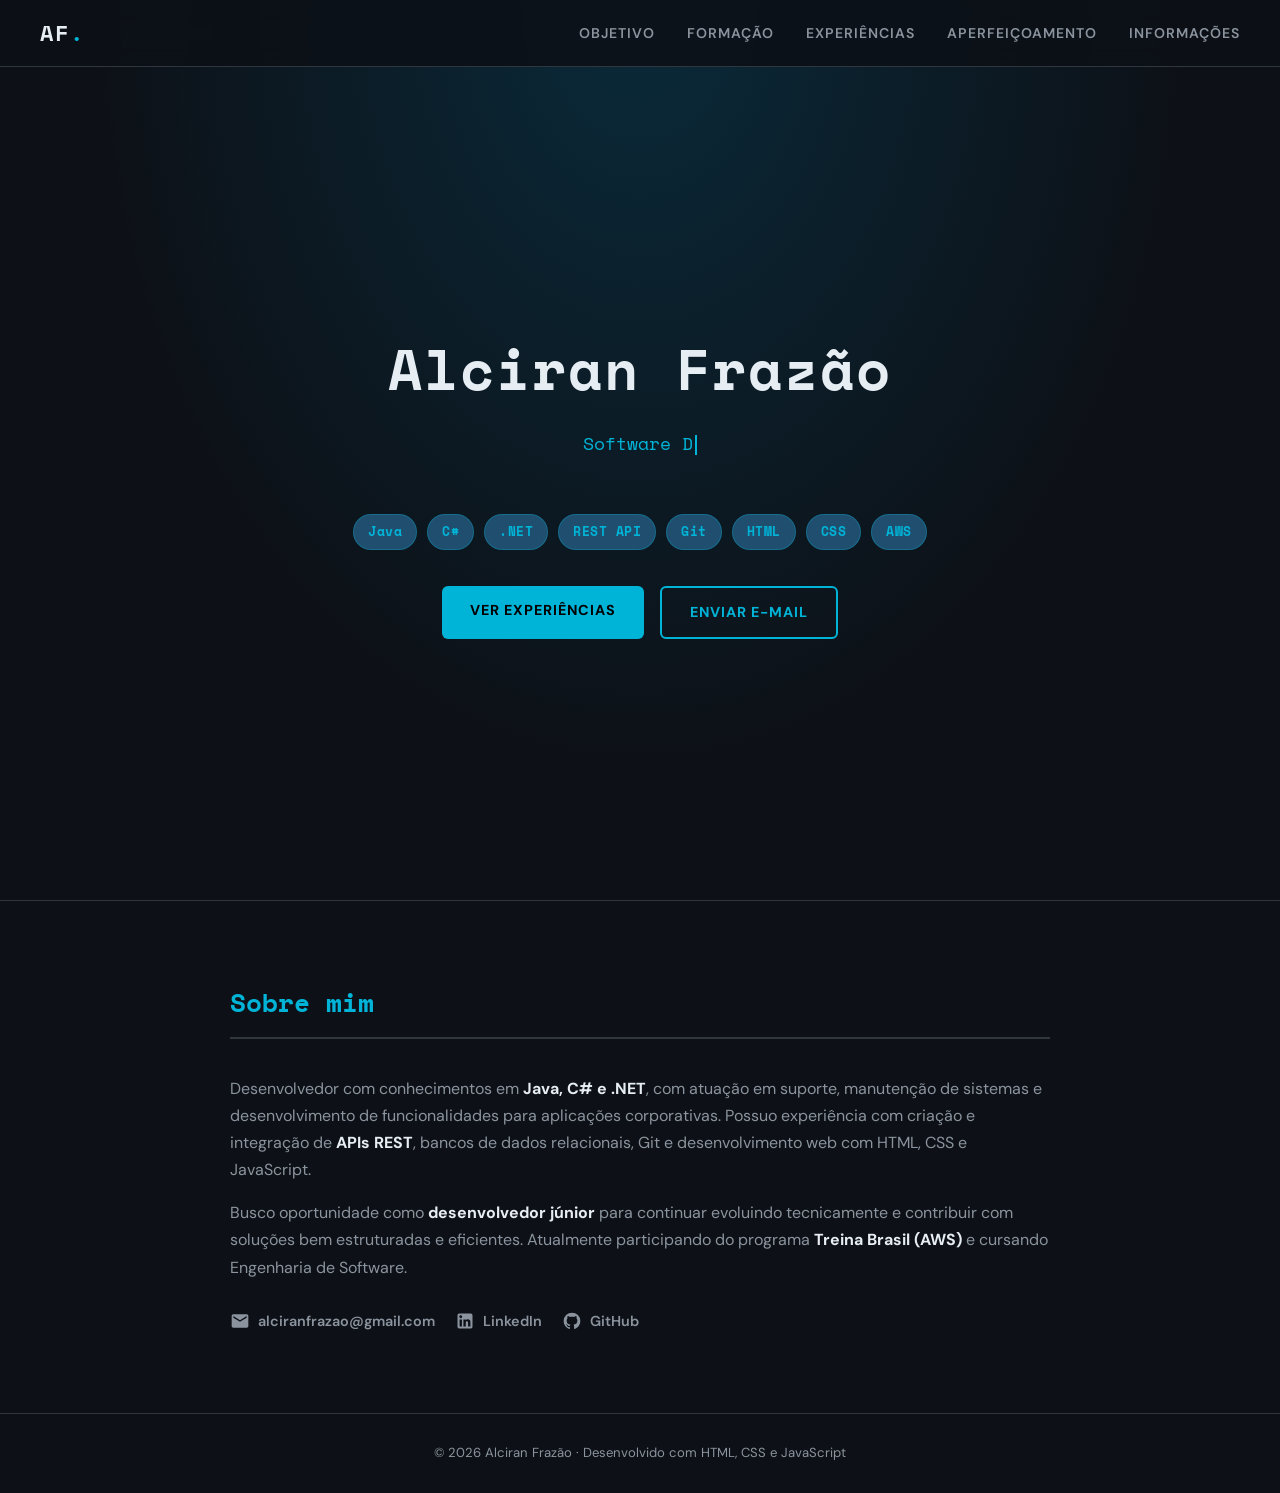
<file: index.html>
<!DOCTYPE html>
<html lang="pt-BR">
  <head>
    <meta charset="UTF-8" />
    <!-- Meta responsivo: faz o site se adaptar ao tamanho de celular/tablet -->
    <meta name="viewport" content="width=device-width, initial-scale=1.0" />
    <title>Alciran Frazão | Software Developer</title>

    <!-- Google Fonts: fonte com visual de código para o nome, e leitura fácil para o texto -->
    <link rel="preconnect" href="https://fonts.googleapis.com" />
    <link href="https://fonts.googleapis.com/css2?family=Space+Mono:wght@400;700&family=DM+Sans:wght@300;400;600&display=swap" rel="stylesheet" />

    <!-- Meu arquivo de estilos CSS -->
    <link rel="stylesheet" href="css/style.css" />
  </head>

  <body>

    <!-- ===== CABEÇALHO / NAVEGAÇÃO ===== -->
    <!-- Nav fixo no topo que acompanha o scroll -->
    <nav class="navbar" id="navbar">
      <div class="nav-brand">AF<span class="accent">.</span></div>

      <!-- Botão hambúrguer para celular (JavaScript vai mostrar/esconder o menu) -->
      <button class="nav-toggle" id="navToggle" aria-label="Abrir menu">
        <span></span><span></span><span></span>
      </button>

      <!-- Links do menu de navegação -->
      <ul class="nav-links" id="navLinks">
        <li><a href="menu/objetivo.html">Objetivo</a></li>
        <li><a href="menu/formacao.html">Formação</a></li>
        <li><a href="menu/experiencias.html">Experiências</a></li>
        <li><a href="menu/cursos.html">Aperfeiçoamento</a></li>
        <li><a href="menu/informacoes.html">Informações</a></li>
      </ul>
    </nav>
     <header class="hero">
      <!-- Nome e cargo com animação de digitação via JavaScript -->
      <h1 class="hero-name">Alciran Frazão</h1>
      <!-- O JavaScript vai "digitar" esse texto automaticamente -->
      <p class="hero-role" id="typingText"></p>

      <!-- Tags de tecnologias (badges) -->
      <div class="tech-badges">
        <span class="badge">Java</span>
        <span class="badge">C#</span>
        <span class="badge">.NET</span>
        <span class="badge">REST API</span>
        <span class="badge">Git</span>
        <span class="badge">HTML</span>
        <span class="badge">CSS</span>
        <span class="badge">AWS</span>
      </div>

      <!-- Botões de ação -->
      <div class="hero-actions">
        <a href="menu/experiencias.html" class="btn-primary">Ver Experiências</a>
        <a href="mailto:alciranfrazao@gmail.com" class="btn-outline">Enviar E-mail</a>
      </div>
    </header>

    <!-- ===== SEÇÃO SOBRE ===== -->
    <!-- Classe "fade-in" será animada pelo JavaScript ao entrar na tela -->
    <section class="section fade-in" id="sobre">
      <div class="container">
        <h2 class="section-title">Sobre mim</h2>
        <p class="sobre-text">
          Desenvolvedor com conhecimentos em <strong>Java, C# e .NET</strong>, com atuação em suporte,
          manutenção de sistemas e desenvolvimento de funcionalidades para aplicações corporativas.
          Possuo experiência com criação e integração de <strong>APIs REST</strong>, bancos de dados
          relacionais, Git e desenvolvimento web com HTML, CSS e JavaScript.
        </p>
        <p class="sobre-text">
          Busco oportunidade como <strong>desenvolvedor júnior</strong> para continuar evoluindo
          tecnicamente e contribuir com soluções bem estruturadas e eficientes.
          Atualmente participando do programa <strong>Treina Brasil (AWS)</strong> e cursando
          Engenharia de Software.
        </p>

        <!-- Contato e redes sociais -->
        <div class="contact-row">
          <a href="mailto:alciranfrazao@gmail.com" class="contact-link">
            <!-- Ícone SVG de e-mail (não precisa de imagem externa) -->
            <svg viewBox="0 0 24 24" width="20" height="20" fill="currentColor">
              <path d="M20 4H4c-1.1 0-2 .9-2 2v12c0 1.1.9 2 2 2h16c1.1 0 2-.9 2-2V6c0-1.1-.9-2-2-2zm0 4l-8 5-8-5V6l8 5 8-5v2z"/>
            </svg>
            alciranfrazao@gmail.com
          </a>
          <a href="https://www.linkedin.com/in/alciranfrazao" target="_blank" class="contact-link">
            <!-- Ícone SVG do LinkedIn -->
            <svg viewBox="0 0 24 24" width="20" height="20" fill="currentColor">
              <path d="M19 3a2 2 0 0 1 2 2v14a2 2 0 0 1-2 2H5a2 2 0 0 1-2-2V5a2 2 0 0 1 2-2h14m-.5 15.5v-5.3a3.26 3.26 0 0 0-3.26-3.26c-.85 0-1.84.52-2.32 1.3v-1.11h-2.79v8.37h2.79v-4.93c0-.77.62-1.4 1.39-1.4a1.4 1.4 0 0 1 1.4 1.4v4.93h2.79M6.88 8.56a1.68 1.68 0 0 0 1.68-1.68c0-.93-.75-1.69-1.68-1.69a1.69 1.69 0 0 0-1.69 1.69c0 .93.76 1.68 1.69 1.68m1.39 9.94v-8.37H5.5v8.37h2.77z"/>
            </svg>
            LinkedIn
          </a>
          <a href="https://github.com/alciran-job" target="_blank" class="contact-link">
            <!-- Ícone SVG do GitHub -->
            <svg viewBox="0 0 24 24" width="20" height="20" fill="currentColor">
              <path d="M12 2A10 10 0 0 0 2 12c0 4.42 2.87 8.17 6.84 9.5.5.08.66-.23.66-.5v-1.69c-2.77.6-3.36-1.34-3.36-1.34-.46-1.16-1.11-1.47-1.11-1.47-.91-.62.07-.6.07-.6 1 .07 1.53 1.03 1.53 1.03.87 1.52 2.34 1.07 2.91.83.09-.65.35-1.09.63-1.34-2.22-.25-4.55-1.11-4.55-4.92 0-1.11.38-2 1.03-2.71-.1-.25-.45-1.29.1-2.64 0 0 .84-.27 2.75 1.02.79-.22 1.65-.33 2.5-.33.85 0 1.71.11 2.5.33 1.91-1.29 2.75-1.02 2.75-1.02.55 1.35.2 2.39.1 2.64.65.71 1.03 1.6 1.03 2.71 0 3.82-2.34 4.66-4.57 4.91.36.31.69.92.69 1.85V21c0 .27.16.59.67.5C19.14 20.16 22 16.42 22 12A10 10 0 0 0 12 2z"/>
            </svg>
            GitHub
          </a>
        </div>
      </div>
    </section>

    <!-- ===== RODAPÉ ===== -->
    <footer class="footer">
      <!-- innerHTML via JavaScript com o ano atual automático -->
      <p>© <span id="anoAtual"></span> Alciran Frazão · Desenvolvido com HTML, CSS e JavaScript</p>
    </footer>

    <!-- Meu arquivo JavaScript (carregado no final para não travar o HTML) -->
    <script src="js/main.js"></script>

  </body>
</html>
</file>
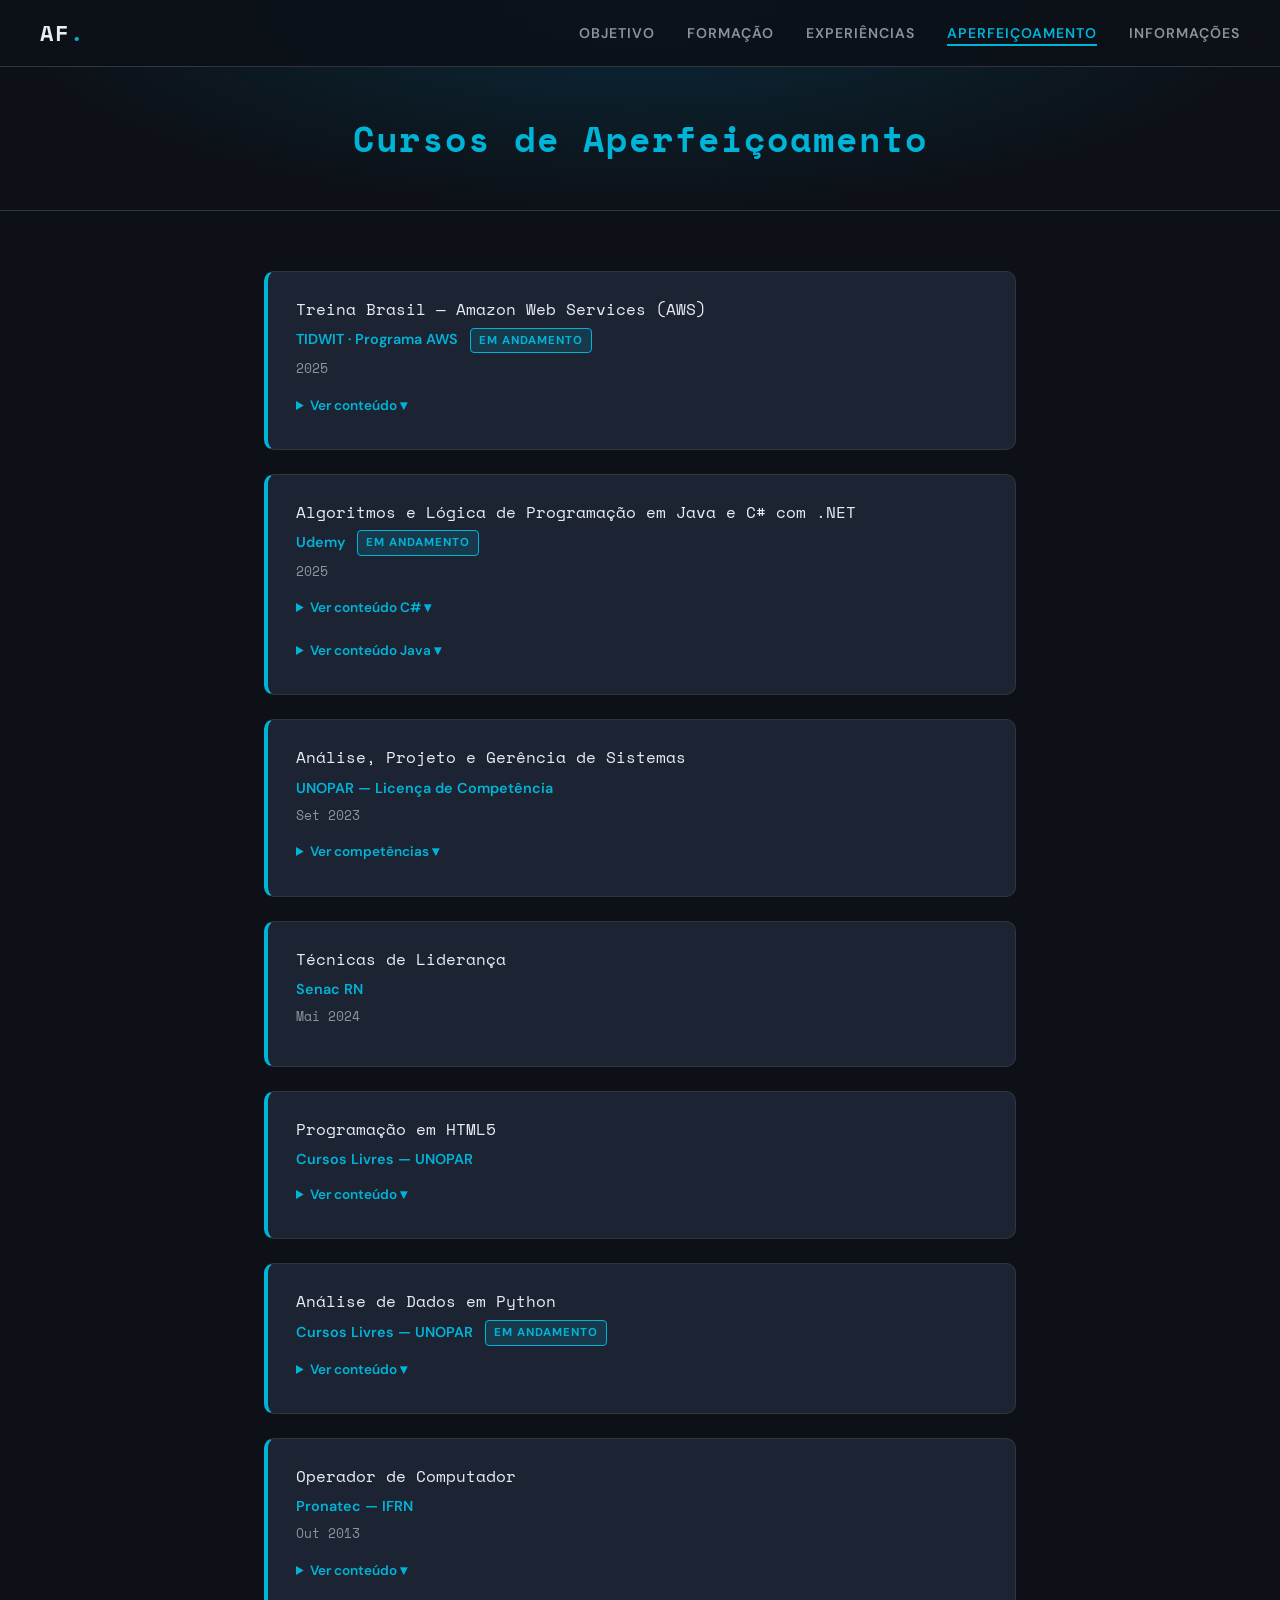
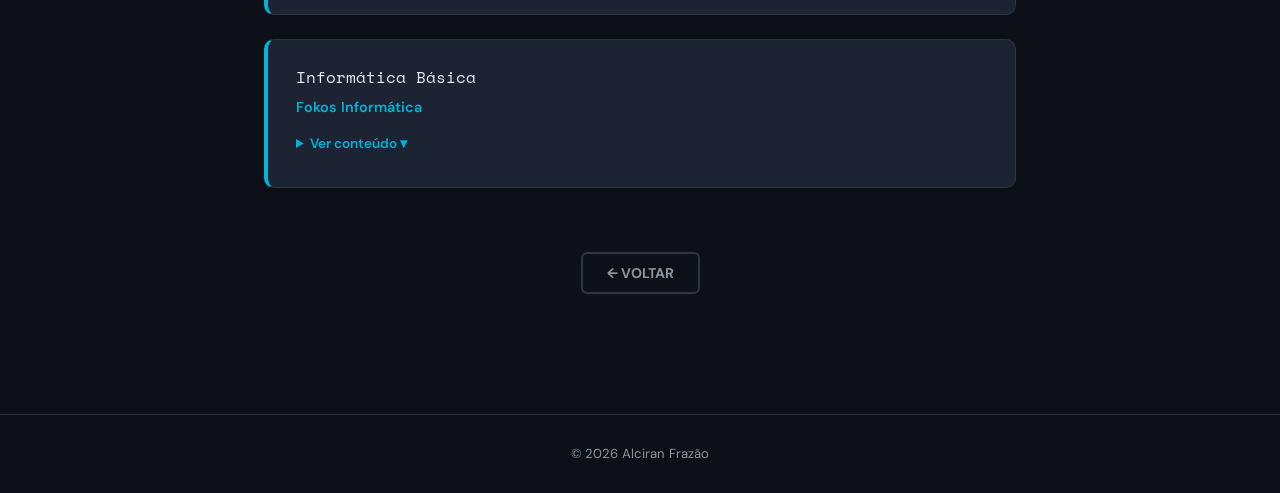
<file: menu/cursos.html>
<!DOCTYPE html>
<html lang="pt-BR">
  <head>
    <meta charset="UTF-8" />
    <meta name="viewport" content="width=device-width, initial-scale=1.0" />
    <title>Aperfeiçoamento | Alciran Frazão</title>
    <link rel="preconnect" href="https://fonts.googleapis.com" />
    <link href="https://fonts.googleapis.com/css2?family=Space+Mono:wght@400;700&family=DM+Sans:wght@300;400;600&display=swap" rel="stylesheet" />
    <link rel="stylesheet" href="../css/style.css" />
  </head>
  <body>

    <nav class="navbar" id="navbar">
      <a href="../index.html" class="nav-brand">AF<span class="accent">.</span></a>
      <button class="nav-toggle" id="navToggle" aria-label="Abrir menu">
        <span></span><span></span><span></span>
      </button>
      <ul class="nav-links" id="navLinks">
        <li><a href="objetivo.html">Objetivo</a></li>
        <li><a href="formacao.html">Formação</a></li>
        <li><a href="experiencias.html">Experiências</a></li>
        <li><a href="cursos.html">Aperfeiçoamento</a></li>
        <li><a href="informacoes.html">Informações</a></li>
      </ul>
    </nav>

    <div class="page-header">
      <h1>Cursos de Aperfeiçoamento</h1>
    </div>

    <main class="page-content">

      <!-- Cursos mais relevantes para dev primeiro -->

      <div class="card">
        <p class="card-title">Treina Brasil — Amazon Web Services (AWS)</p>
        <p class="card-subtitle">TIDWIT · Programa AWS <span class="tag-andamento">Em andamento</span></p>
        <p class="card-period">2025</p>
        <!-- O <details> permite expandir/recolher — funciona sem JavaScript! -->
        <details class="disciplinas">
          <summary>Ver conteúdo ▾</summary>
          <ul>
            <li>Fundamentos de Cloud Computing</li>
            <li>Serviços AWS (EC2, S3, Lambda)</li>
            <li>Certificado de Participação emitido</li>
          </ul>
        </details>
      </div>

      <div class="card">
        <p class="card-title">Algoritmos e Lógica de Programação em Java e C# com .NET</p>
        <p class="card-subtitle">Udemy <span class="tag-andamento">Em andamento</span></p>
        <p class="card-period">2025</p>
        <details class="disciplinas">
          <summary>Ver conteúdo C# ▾</summary>
          <ul>
            <li>Solução do problema retangulo</li>
            <li>Solução do problema idades</li>
            <li>Solução do problema menor_de_tres</li>
            <li>Solução do problema crescente</li>
            <li>Solução do problema soma_impares</li>
            <li>Solução do problema soma_vetor</li>
            <li>Solução do problema diagonal_negativos</li>
          </ul>
        </details>
        <details class="disciplinas">
        <summary>Ver conteúdo Java ▾</summary>
          <ul>
            <li>Solução do problema retangulo</li>
            <li>Solução do problema idades</li>
            <li>Solução do problema menor_de_tres</li>
            <li>Solução do problema crescente</li>
            <li>Solução do problema soma_impares</li>
            <li>Solução do problema soma_vetor</li>
            <li>Solução do problema diagonal_negativos</li>

           <li>Visão geral do capítulo</li>
            <li>Material de apoio do capítulo</li>
            <li>Primeiro programa em Java no Eclipse</li>
            <li>Variáveis e tipos de dados em Java</li>
            <li>Operadores em Java</li>
            <li>Saída de dados em Java</li>
            <li>Processamento e casting em Java</li>
            <li>Entrada de dados em Java</li>
            <li>Como executar o Debugger no Eclipse</li>
            <li>Estruturas de controle em Java</li>
            <li>Vetores em Java</li>
            <li>Matrizes em Java</li>
            <li>Solução do problema retangulo</li>
            <li>Solução do problema idades</li>
            <li>Solução do problema menor_de_tres</li>
            <li>Solução do problema crescente</li>
            <li>Solução do problema soma_impares</li>
            <li>Solução do problema soma_vetor</li>
            <li>Solução do problema diagonal_negativos</li>
          </ul>
        </details>
        
      </div>

      <div class="card">
        <p class="card-title">Análise, Projeto e Gerência de Sistemas</p>
        <p class="card-subtitle">UNOPAR — Licença de Competência</p>
        <p class="card-period">Set 2023</p>
        <details class="disciplinas">
          <summary>Ver competências ▾</summary>
          <ul>
            <li>Business Intelligence (BI)</li>
            <li>Inteligência de negócios</li>
            <li>Gestão de riscos em TI</li>
          </ul>
        </details>
      </div>

      <div class="card">
        <p class="card-title">Técnicas de Liderança</p>
        <p class="card-subtitle">Senac RN</p>
        <p class="card-period">Mai 2024</p>
      </div>

      <div class="card">
        <p class="card-title">Programação em HTML5</p>
        <p class="card-subtitle">Cursos Livres — UNOPAR</p>
        <details class="disciplinas">
          <summary>Ver conteúdo ▾</summary>
          <ul>
            <li>Conceitos e técnicas de HTML5</li>
            <li>Novos elementos e multimídia</li>
            <li>Drag & Drop e Gráficos</li>
          </ul>
        </details>
      </div>

      <div class="card">
        <p class="card-title">Análise de Dados em Python</p>
        <p class="card-subtitle">Cursos Livres — UNOPAR <span class="tag-andamento">Em andamento</span></p>
        <details class="disciplinas">
          <summary>Ver conteúdo ▾</summary>
          <ul>
            <li>Introdução à linguagem Python</li>
            <li>Análise de dados com Python</li>
            <li>Estruturas de dados em Python</li>
          </ul>
        </details>
      </div>

      <div class="card">
        <p class="card-title">Operador de Computador</p>
        <p class="card-subtitle">Pronatec — IFRN</p>
        <p class="card-period">Out 2013</p>
        <details class="disciplinas">
          <summary>Ver conteúdo ▾</summary>
          <ul>
            <li>Apresentação e Editor de Textos</li>
            <li>Planilha Eletrônica</li>
            <li>Internet e Sistema Operacional</li>
            <li>Ética, Cidadania e Relações Interpessoais</li>
          </ul>
        </details>
      </div>

      <div class="card">
        <p class="card-title">Informática Básica</p>
        <p class="card-subtitle">Fokos Informática</p>
        <details class="disciplinas">
          <summary>Ver conteúdo ▾</summary>
          <ul>
            <li>Windows 7-10 e Internet</li>
            <li>Pacote Office</li>
            <li>CorelDraw 12</li>
          </ul>
        </details>
      </div>

      <div class="btn-back-wrapper">
        <button onclick="window.history.back()" class="btn-back">← Voltar</button>
      </div>
    </main>

    <footer class="footer">
      <p>© <span id="anoAtual"></span> Alciran Frazão</p>
    </footer>

    <script src="../js/main.js"></script>
  </body>
</html>
</file>
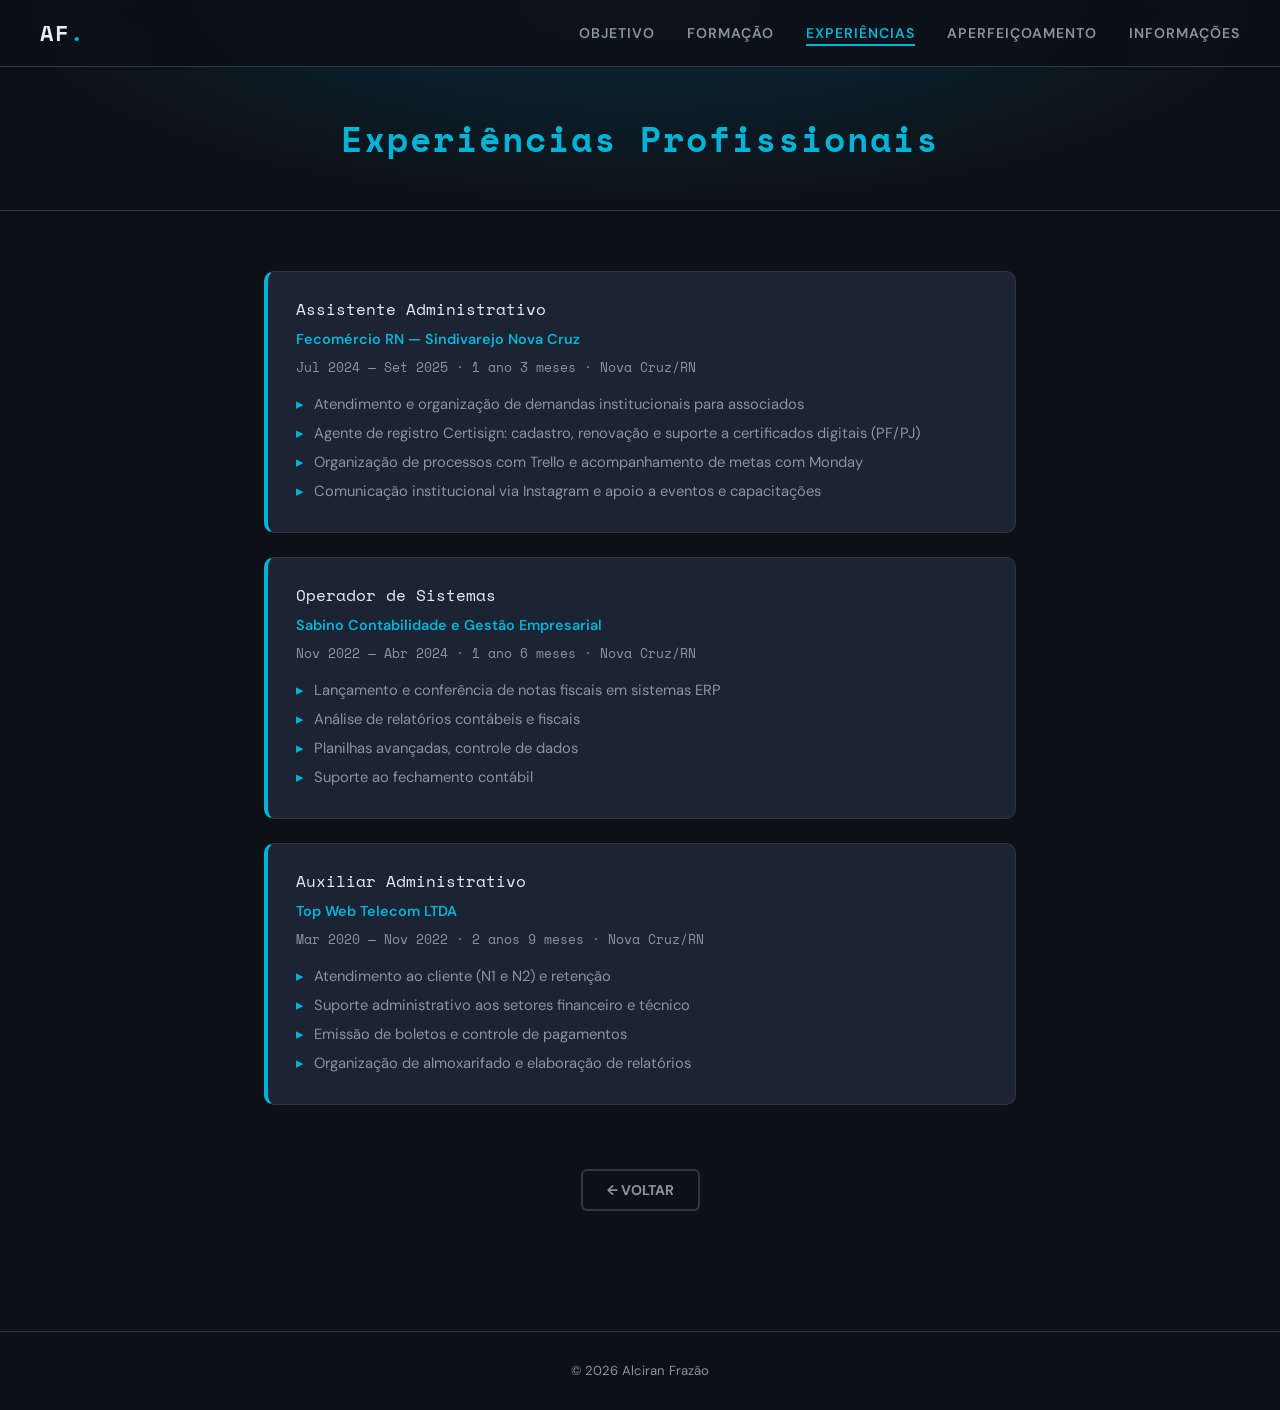
<file: menu/experiencias.html>
<!DOCTYPE html>
<html lang="pt-BR">
  <head>
    <meta charset="UTF-8" />
    <meta name="viewport" content="width=device-width, initial-scale=1.0" />
    <title>Experiências | Alciran Frazão</title>
    <link rel="preconnect" href="https://fonts.googleapis.com" />
    <link href="https://fonts.googleapis.com/css2?family=Space+Mono:wght@400;700&family=DM+Sans:wght@300;400;600&display=swap" rel="stylesheet" />
    <link rel="stylesheet" href="../css/style.css" />
  </head>
  <body>

    <nav class="navbar" id="navbar">
      <a href="../index.html" class="nav-brand">AF<span class="accent">.</span></a>
      <button class="nav-toggle" id="navToggle" aria-label="Abrir menu">
        <span></span><span></span><span></span>
      </button>
      <ul class="nav-links" id="navLinks">
        <li><a href="objetivo.html">Objetivo</a></li>
        <li><a href="formacao.html">Formação</a></li>
        <li><a href="experiencias.html">Experiências</a></li>
        <li><a href="cursos.html">Aperfeiçoamento</a></li>
        <li><a href="informacoes.html">Informações</a></li>
      </ul>
    </nav>

    <div class="page-header">
      <h1>Experiências Profissionais</h1>
    </div>

    <main class="page-content">

      <!-- Experiência mais recente primeiro -->

      <div class="card">
        <p class="card-title">Assistente Administrativo</p>
        <p class="card-subtitle">Fecomércio RN — Sindivarejo Nova Cruz</p>
        <p class="card-period">Jul 2024 — Set 2025 · 1 ano 3 meses · Nova Cruz/RN</p>
        <ul class="card-list">
          <li>Atendimento e organização de demandas institucionais para associados</li>
          <li>Agente de registro Certisign: cadastro, renovação e suporte a certificados digitais (PF/PJ)</li>
          <li>Organização de processos com Trello e acompanhamento de metas com Monday</li>
          <li>Comunicação institucional via Instagram e apoio a eventos e capacitações</li>
        </ul>
      </div>

      <div class="card">
        <p class="card-title">Operador de Sistemas</p>
        <p class="card-subtitle">Sabino Contabilidade e Gestão Empresarial</p>
        <p class="card-period">Nov 2022 — Abr 2024 · 1 ano 6 meses · Nova Cruz/RN</p>
        <ul class="card-list">
          <li>Lançamento e conferência de notas fiscais em sistemas ERP</li>
          <li>Análise de relatórios contábeis e fiscais</li>
          <li>Planilhas avançadas, controle de dados</li>
          <li>Suporte ao fechamento contábil</li>
        </ul>
      </div>

      <div class="card">
        <p class="card-title">Auxiliar Administrativo</p>
        <p class="card-subtitle">Top Web Telecom LTDA</p>
        <p class="card-period">Mar 2020 — Nov 2022 · 2 anos 9 meses · Nova Cruz/RN</p>
        <ul class="card-list">
          <li>Atendimento ao cliente (N1 e N2) e retenção</li>
          <li>Suporte administrativo aos setores financeiro e técnico</li>
          <li>Emissão de boletos e controle de pagamentos</li>
          <li>Organização de almoxarifado e elaboração de relatórios</li>
        </ul>
      </div>

      <div class="btn-back-wrapper">
        <button onclick="window.history.back()" class="btn-back">← Voltar</button>
      </div>
    </main>

    <footer class="footer">
      <p>© <span id="anoAtual"></span> Alciran Frazão</p>
    </footer>

    <script src="../js/main.js"></script>
  </body>
</html>
</file>
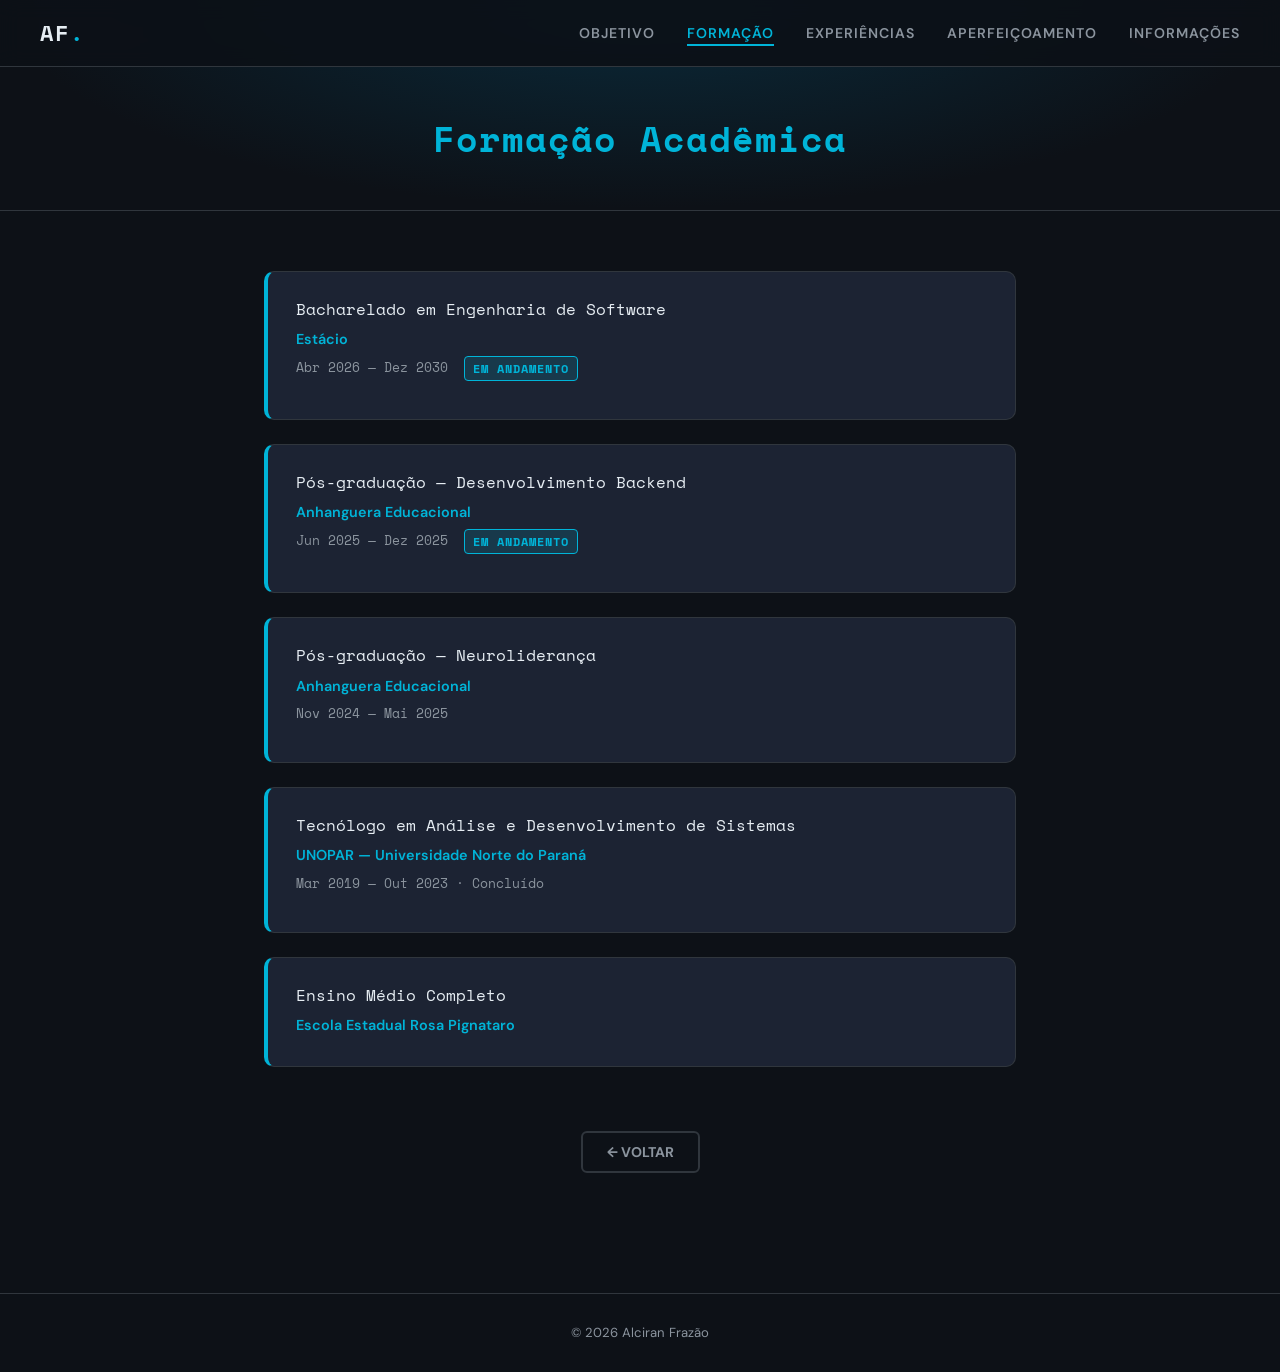
<file: menu/formacao.html>
<!DOCTYPE html>
<html lang="pt-BR">
  <head>
    <meta charset="UTF-8" />
    <meta name="viewport" content="width=device-width, initial-scale=1.0" />
    <title>Formação | Alciran Frazão</title>
    <link rel="preconnect" href="https://fonts.googleapis.com" />
    <link href="https://fonts.googleapis.com/css2?family=Space+Mono:wght@400;700&family=DM+Sans:wght@300;400;600&display=swap" rel="stylesheet" />
    <link rel="stylesheet" href="../css/style.css" />
  </head>
  <body>

    <nav class="navbar" id="navbar">
      <a href="../index.html" class="nav-brand">AF<span class="accent">.</span></a>
      <button class="nav-toggle" id="navToggle" aria-label="Abrir menu">
        <span></span><span></span><span></span>
      </button>
      <ul class="nav-links" id="navLinks">
        <li><a href="objetivo.html">Objetivo</a></li>
        <li><a href="formacao.html">Formação</a></li>
        <li><a href="experiencias.html">Experiências</a></li>
        <li><a href="cursos.html">Aperfeiçoamento</a></li>
        <li><a href="informacoes.html">Informações</a></li>
      </ul>
    </nav>

    <div class="page-header">
      <h1>Formação Acadêmica</h1>
    </div>

    <main class="page-content">

      <!-- Cada card = uma instituição de ensino -->

      <div class="card">
        <p class="card-title">Bacharelado em Engenharia de Software</p>
        <p class="card-subtitle">Estácio</p>
        <p class="card-period">Abr 2026 — Dez 2030 <span class="tag-andamento">Em andamento</span></p>
      </div>

      <div class="card">
        <p class="card-title">Pós-graduação — Desenvolvimento Backend</p>
        <p class="card-subtitle">Anhanguera Educacional</p>
        <p class="card-period">Jun 2025 — Dez 2025 <span class="tag-andamento">Em andamento</span></p>
      </div>

      <div class="card">
        <p class="card-title">Pós-graduação — Neuroliderança</p>
        <p class="card-subtitle">Anhanguera Educacional</p>
        <p class="card-period">Nov 2024 — Mai 2025</p>
      </div>

      <div class="card">
        <p class="card-title">Tecnólogo em Análise e Desenvolvimento de Sistemas</p>
        <p class="card-subtitle">UNOPAR — Universidade Norte do Paraná</p>
        <p class="card-period">Mar 2019 — Out 2023 · Concluído</p>
      </div>

      <div class="card">
        <p class="card-title">Ensino Médio Completo</p>
        <p class="card-subtitle">Escola Estadual Rosa Pignataro</p>
      </div>

      <div class="btn-back-wrapper">
        <button onclick="window.history.back()" class="btn-back">← Voltar</button>
      </div>
    </main>

    <footer class="footer">
      <p>© <span id="anoAtual"></span> Alciran Frazão</p>
    </footer>

    <script src="../js/main.js"></script>
  </body>
</html>
</file>
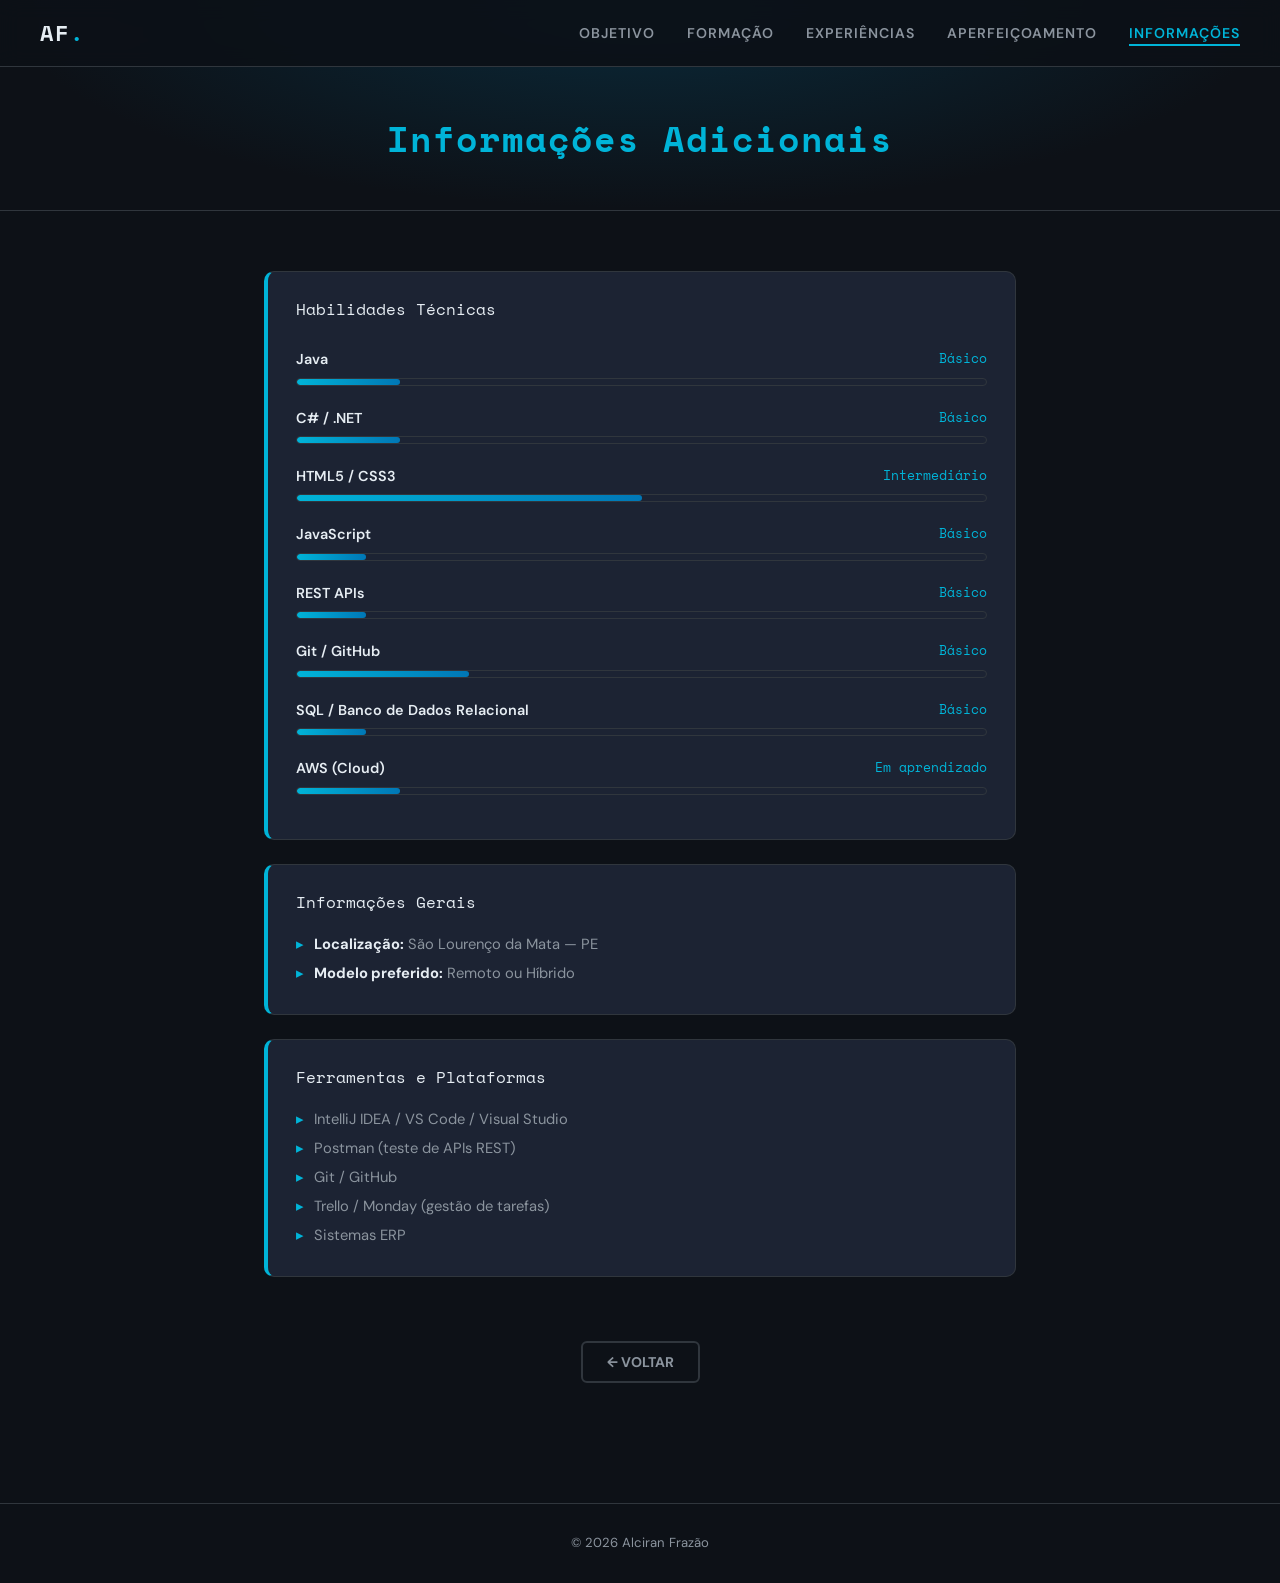
<file: menu/informacoes.html>
<!DOCTYPE html>
<html lang="pt-BR">
  <head>
    <meta charset="UTF-8" />
    <meta name="viewport" content="width=device-width, initial-scale=1.0" />
    <title>Informações | Alciran Frazão</title>
    <link rel="preconnect" href="https://fonts.googleapis.com" />
    <link href="https://fonts.googleapis.com/css2?family=Space+Mono:wght@400;700&family=DM+Sans:wght@300;400;600&display=swap" rel="stylesheet" />
    <link rel="stylesheet" href="../css/style.css" />
  </head>
  <body>

    <nav class="navbar" id="navbar">
      <a href="../index.html" class="nav-brand">AF<span class="accent">.</span></a>
      <button class="nav-toggle" id="navToggle" aria-label="Abrir menu">
        <span></span><span></span><span></span>
      </button>
      <ul class="nav-links" id="navLinks">
        <li><a href="objetivo.html">Objetivo</a></li>
        <li><a href="formacao.html">Formação</a></li>
        <li><a href="experiencias.html">Experiências</a></li>
        <li><a href="cursos.html">Aperfeiçoamento</a></li>
        <li><a href="informacoes.html">Informações</a></li>
      </ul>
    </nav>

    <div class="page-header">
      <h1>Informações Adicionais</h1>
    </div>

    <main class="page-content">

      <!-- HABILIDADES TÉCNICAS com barras animadas -->
      <!-- O JavaScript anima as barras quando elas entram na tela -->
      <!-- style="--target-width: XX%" define até onde a barra vai crescer -->
      <div class="card visible">
        <p class="card-title" style="margin-bottom: 24px;">Habilidades Técnicas</p>

        <div class="skill-item" style="--target-width: 15%">
          <div class="skill-header">
            <span class="skill-name">Java</span>
            <span class="skill-percent">Básico</span>
          </div>
          <div class="skill-bar"><div class="skill-fill"></div></div>
        </div>

        <div class="skill-item" style="--target-width: 15%">
          <div class="skill-header">
            <span class="skill-name">C# / .NET</span>
            <span class="skill-percent">Básico</span>
          </div>
          <div class="skill-bar"><div class="skill-fill"></div></div>
        </div>

        <div class="skill-item" style="--target-width: 50%">
          <div class="skill-header">
            <span class="skill-name">HTML5 / CSS3</span>
            <span class="skill-percent">Intermediário</span>
          </div>
          <div class="skill-bar"><div class="skill-fill"></div></div>
        </div>

        <div class="skill-item" style="--target-width: 10%">
          <div class="skill-header">
            <span class="skill-name">JavaScript</span>
            <span class="skill-percent">Básico</span>
          </div>
          <div class="skill-bar"><div class="skill-fill"></div></div>
        </div>

        <div class="skill-item" style="--target-width: 10%">
          <div class="skill-header">
            <span class="skill-name">REST APIs</span>
            <span class="skill-percent">Básico</span>
          </div>
          <div class="skill-bar"><div class="skill-fill"></div></div>
        </div>

        <div class="skill-item" style="--target-width: 25%">
          <div class="skill-header">
            <span class="skill-name">Git / GitHub</span>
            <span class="skill-percent">Básico</span>
          </div>
          <div class="skill-bar"><div class="skill-fill"></div></div>
        </div>

        <div class="skill-item" style="--target-width: 10%">
          <div class="skill-header">
            <span class="skill-name">SQL / Banco de Dados Relacional</span>
            <span class="skill-percent">Básico</span>
          </div>
          <div class="skill-bar"><div class="skill-fill"></div></div>
        </div>

        <div class="skill-item" style="--target-width: 15%">
          <div class="skill-header">
            <span class="skill-name">AWS (Cloud)</span>
            <span class="skill-percent">Em aprendizado</span>
          </div>
          <div class="skill-bar"><div class="skill-fill"></div></div>
        </div>
      </div>

      <!-- INFORMAÇÕES GERAIS -->
      <div class="card">
        <p class="card-title" style="margin-bottom: 16px;">Informações Gerais</p>
        <ul class="card-list">
          <li><strong style="color: var(--cor-texto)">Localização:</strong> São Lourenço da Mata — PE</li>
          <li><strong style="color: var(--cor-texto)">Modelo preferido:</strong> Remoto ou Híbrido</li>
        </ul>
      </div>

      <!-- FERRAMENTAS -->
      <div class="card">
        <p class="card-title" style="margin-bottom: 16px;">Ferramentas e Plataformas</p>
        <ul class="card-list">
          <li>IntelliJ IDEA / VS Code / Visual Studio</li>
          <li>Postman (teste de APIs REST)</li>
          <li>Git / GitHub</li>
          <li>Trello / Monday (gestão de tarefas)</li>
          <li>Sistemas ERP</li>
        </ul>
      </div>

      <div class="btn-back-wrapper">
        <button onclick="window.history.back()" class="btn-back">← Voltar</button>
      </div>
    </main>

    <footer class="footer">
      <p>© <span id="anoAtual"></span> Alciran Frazão</p>
    </footer>

    <script src="../js/main.js"></script>
  </body>
</html>
</file>
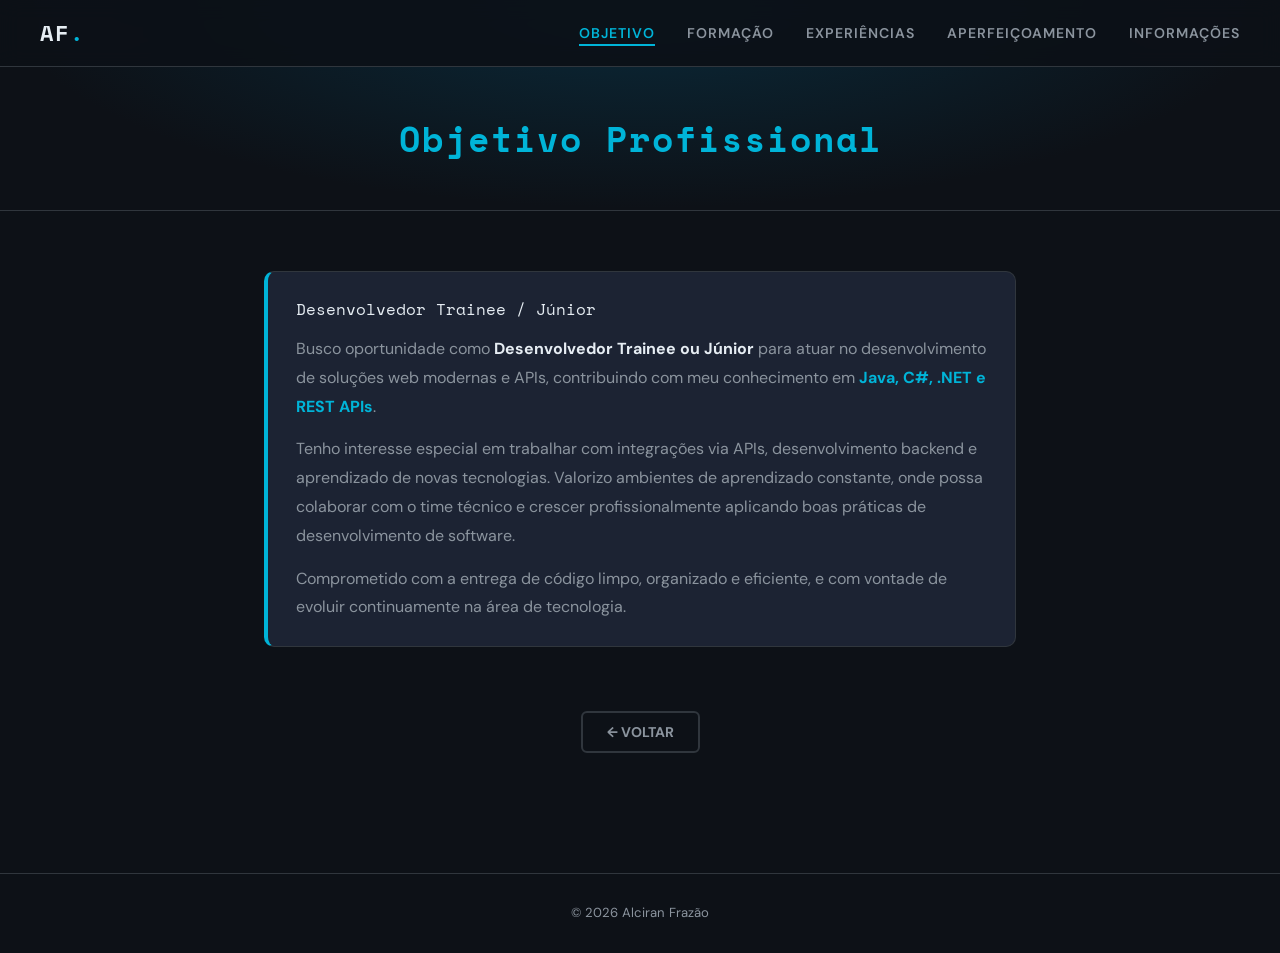
<file: menu/objetivo.html>
<!DOCTYPE html>
<html lang="pt-BR">
  <head>
    <meta charset="UTF-8" />
    <meta name="viewport" content="width=device-width, initial-scale=1.0" />
    <title>Objetivo | Alciran Frazão</title>
    <!-- Caminho corrigido: está dentro da pasta menu/, então sobe um nível com ../ -->
    <link rel="preconnect" href="https://fonts.googleapis.com" />
    <link href="https://fonts.googleapis.com/css2?family=Space+Mono:wght@400;700&family=DM+Sans:wght@300;400;600&display=swap" rel="stylesheet" />
    <link rel="stylesheet" href="../css/style.css" />
  </head>
  <body>

    <!-- Navbar compartilhada -->
    <nav class="navbar" id="navbar">
      <a href="../index.html" class="nav-brand">AF<span class="accent">.</span></a>
      <button class="nav-toggle" id="navToggle" aria-label="Abrir menu">
        <span></span><span></span><span></span>
      </button>
      <ul class="nav-links" id="navLinks">
        <li><a href="objetivo.html">Objetivo</a></li>
        <li><a href="formacao.html">Formação</a></li>
        <li><a href="experiencias.html">Experiências</a></li>
        <li><a href="cursos.html">Aperfeiçoamento</a></li>
        <li><a href="informacoes.html">Informações</a></li>
      </ul>
    </nav>

    <!-- Cabeçalho da página -->
    <div class="page-header">
      <h1>Objetivo Profissional</h1>
    </div>

    <!-- Conteúdo -->
    <main class="page-content">

      <!-- Card com o objetivo atualizado para vaga de dev -->
      <div class="card visible">
        <p class="card-title">Desenvolvedor Trainee / Júnior</p>
        <p style="color: var(--cor-texto-2); margin-top: 12px; line-height: 1.8;">
          Busco oportunidade como <strong style="color: var(--cor-texto)">Desenvolvedor Trainee ou Júnior</strong> para atuar no desenvolvimento
          de soluções web modernas e APIs, contribuindo com meu conhecimento em
          <strong style="color: var(--cor-destaque)">Java, C#, .NET e REST APIs</strong>.
        </p>
        <p style="color: var(--cor-texto-2); margin-top: 14px; line-height: 1.8;">
          Tenho interesse especial em trabalhar com integrações via APIs, desenvolvimento backend
          e aprendizado de novas tecnologias. Valorizo ambientes de aprendizado constante, onde
          possa colaborar com o time técnico e crescer profissionalmente aplicando boas práticas
          de desenvolvimento de software.
        </p>
        <p style="color: var(--cor-texto-2); margin-top: 14px; line-height: 1.8;">
          Comprometido com a entrega de código limpo, organizado e eficiente, e com vontade
          de evoluir continuamente na área de tecnologia.
        </p>
      </div>

      <!-- Botão voltar -->
      <div class="btn-back-wrapper">
        <button onclick="window.history.back()" class="btn-back">← Voltar</button>
      </div>
    </main>

    <footer class="footer">
      <p>© <span id="anoAtual"></span> Alciran Frazão</p>
    </footer>

    <script src="../js/main.js"></script>
  </body>
</html>
</file>
<file: css/style.css>
/* ============================================================
   style.css — Estilos do Currículo de Alciran Frazão
   
   Organização:
   1. Variáveis de cores e fontes (root)
   2. Reset geral
   3. Navegação (navbar)
   4. Seção hero (tela principal)
   5. Badges de tecnologias
   6. Seção "Sobre"
   7. Estilos compartilhados das páginas internas (menu/)
   8. Cards de experiência / formação / cursos
   9. Barra de habilidades
   10. Animações
   11. Responsividade (celular)
   ============================================================ */


/* ============================================================
   1. VARIÁVEIS GLOBAIS
   Muda as cores aqui e refletem em todo o site
   ============================================================ */
:root {
  --cor-fundo: #0d1117;          /* fundo escuro principal */
  --cor-fundo-2: #161b22;        /* fundo levemente mais claro */
  --cor-card: #1c2333;           /* fundo dos cards */
  --cor-borda: #30363d;          /* bordas sutis */
  --cor-texto: #e6edf3;          /* texto claro principal */
  --cor-texto-2: #8b949e;        /* texto secundário */
  --cor-destaque: #00b4d8;       /* azul elétrico — cor de acento */
  --cor-destaque-2: #0077b6;     /* azul mais escuro para hover */
  --cor-badge: #1f4e6e;          /* fundo dos badges de tech */

  --fonte-titulo: 'Space Mono', monospace;    /* fonte "código" para títulos */
  --fonte-corpo: 'DM Sans', sans-serif;       /* fonte legível para texto */

  --raio: 10px;                  /* arredondamento padrão dos cantos */
  --sombra: 0 4px 20px rgba(0, 180, 216, 0.15);  /* sombra suave azulada */
  --transicao: all 0.3s ease;    /* duração padrão de animações */
}


/* ============================================================
   2. RESET GERAL
   Remove estilos padrão do navegador para ter controle total
   ============================================================ */
*, *::before, *::after {
  box-sizing: border-box;  /* padding e border não aumentam o tamanho do elemento */
  margin: 0;
  padding: 0;
}

html {
  scroll-behavior: smooth;  /* rolagem suave ao clicar em âncoras */
}

body {
  background-color: var(--cor-fundo);
  color: var(--cor-texto);
  font-family: var(--fonte-corpo);
  font-size: 16px;
  line-height: 1.7;
  min-height: 100vh;
}

a {
  color: var(--cor-destaque);
  text-decoration: none;
  transition: var(--transicao);
}

a:hover {
  color: var(--cor-destaque-2);
}


/* ============================================================
   3. NAVEGAÇÃO (navbar fixa no topo)
   ============================================================ */
.navbar {
  position: fixed;           /* fica fixa no topo ao fazer scroll */
  top: 0;
  left: 0;
  right: 0;
  z-index: 1000;             /* fica por cima de tudo */
  display: flex;
  align-items: center;
  justify-content: space-between;
  padding: 14px 40px;
  background: rgba(13, 17, 23, 0.92);   /* fundo semi-transparente */
  backdrop-filter: blur(10px);           /* efeito vidro fosco */
  border-bottom: 1px solid var(--cor-borda);
}

/* Logo "AF." no canto esquerdo */
.nav-brand {
  font-family: var(--fonte-titulo);
  font-size: 1.4rem;
  font-weight: 700;
  color: var(--cor-texto);
  letter-spacing: 2px;
}

/* O ponto colorido depois do "AF" */
.accent {
  color: var(--cor-destaque);
}

/* Lista de links do menu */
.nav-links {
  list-style: none;
  display: flex;
  gap: 32px;
}

.nav-links a {
  color: var(--cor-texto-2);
  font-size: 0.88rem;
  font-weight: 600;
  text-transform: uppercase;
  letter-spacing: 1px;
}

.nav-links a:hover {
  color: var(--cor-destaque);
}

/* Botão hambúrguer (visível só em celular via media query) */
.nav-toggle {
  display: none;
  flex-direction: column;
  gap: 5px;
  background: none;
  border: none;
  cursor: pointer;
  padding: 4px;
}

/* As três linhas do ícone hambúrguer */
.nav-toggle span {
  display: block;
  width: 25px;
  height: 2px;
  background: var(--cor-texto);
  transition: var(--transicao);
}


/* ============================================================
   4. SEÇÃO HERO — Tela inicial com foto e nome
   ============================================================ */
.hero {
  min-height: 100vh;             /* ocupa a tela inteira */
  display: flex;
  flex-direction: column;
  align-items: center;
  justify-content: center;
  text-align: center;
  padding: 120px 20px 60px;
  /* Gradiente sutil no fundo */
  background: radial-gradient(ellipse at top, #0a2a3a 0%, var(--cor-fundo) 60%);
}

/* Foto de perfil circular */
.hero-photo {
  width: 160px;
  height: 160px;
  border-radius: 50%;
  overflow: hidden;
  border: 3px solid var(--cor-destaque);
  box-shadow: 0 0 30px rgba(0, 180, 216, 0.4);  /* brilho azul ao redor */
  margin-bottom: 28px;
  /* Animação de pulsação suave no brilho */
  animation: pulso 3s ease-in-out infinite;
}

.hero-photo img {
  width: 100%;
  height: 100%;
  object-fit: cover;  /* imagem preenche sem distorcer */
}

/* Nome principal */
.hero-name {
  font-family: var(--fonte-titulo);
  font-size: clamp(2rem, 5vw, 3.5rem);  /* tamanho fluido: menor em celular */
  color: var(--cor-texto);
  letter-spacing: 2px;
  margin-bottom: 12px;
}

/* Cargo digitado pelo JavaScript */
.hero-role {
  font-size: 1.1rem;
  color: var(--cor-destaque);
  font-family: var(--fonte-titulo);
  margin-bottom: 32px;
  min-height: 28px;  /* evita o layout "pular" enquanto digita */
}

/* Cursor piscante (animado via CSS) */
.cursor {
  display: inline-block;
  width: 2px;
  height: 1.1em;
  background: var(--cor-destaque);
  margin-left: 2px;
  vertical-align: middle;
  animation: piscar 0.8s step-end infinite;
}

/* Botões de ação */
.hero-actions {
  display: flex;
  gap: 16px;
  flex-wrap: wrap;
  justify-content: center;
  margin-top: 36px;
}

/* Botão principal preenchido */
.btn-primary {
  background: var(--cor-destaque);
  color: #000;
  padding: 12px 28px;
  border-radius: 6px;
  font-weight: 700;
  font-size: 0.9rem;
  text-transform: uppercase;
  letter-spacing: 1px;
  transition: var(--transicao);
}

.btn-primary:hover {
  background: var(--cor-destaque-2);
  color: #fff;
  transform: translateY(-2px);  /* sobe levemente ao passar o mouse */
  box-shadow: var(--sombra);
}

/* Botão outline (só borda) */
.btn-outline {
  border: 2px solid var(--cor-destaque);
  color: var(--cor-destaque);
  padding: 12px 28px;
  border-radius: 6px;
  font-weight: 700;
  font-size: 0.9rem;
  text-transform: uppercase;
  letter-spacing: 1px;
  transition: var(--transicao);
}

.btn-outline:hover {
  background: var(--cor-destaque);
  color: #000;
  transform: translateY(-2px);
}


/* ============================================================
   5. BADGES DE TECNOLOGIAS
   ============================================================ */
.tech-badges {
  display: flex;
  flex-wrap: wrap;
  gap: 10px;
  justify-content: center;
  margin-top: 24px;
}

.badge {
  background: var(--cor-badge);
  color: var(--cor-destaque);
  padding: 6px 14px;
  border-radius: 20px;
  font-size: 0.8rem;
  font-weight: 700;
  font-family: var(--fonte-titulo);
  border: 1px solid rgba(0, 180, 216, 0.3);
  letter-spacing: 0.5px;
}


/* ============================================================
   6. CONTAINER GERAL (centrado, com largura máxima)
   ============================================================ */
.container {
  max-width: 860px;
  margin: 0 auto;
  padding: 0 20px;
}

/* Seções com padding e linha separadora */
.section {
  padding: 80px 20px;
  border-top: 1px solid var(--cor-borda);
}

/* Título das seções com linha decorativa */
.section-title {
  font-family: var(--fonte-titulo);
  font-size: 1.6rem;
  color: var(--cor-destaque);
  margin-bottom: 36px;
  padding-bottom: 12px;
  border-bottom: 2px solid var(--cor-borda);
}

/* Texto descritivo da seção Sobre */
.sobre-text {
  color: var(--cor-texto-2);
  font-size: 1rem;
  margin-bottom: 16px;
}

.sobre-text strong {
  color: var(--cor-texto);
}

/* Links de contato em linha */
.contact-row {
  display: flex;
  flex-wrap: wrap;
  gap: 20px;
  margin-top: 28px;
}

.contact-link {
  display: flex;
  align-items: center;
  gap: 8px;
  color: var(--cor-texto-2);
  font-size: 0.9rem;
  font-weight: 600;
  transition: var(--transicao);
}

.contact-link:hover {
  color: var(--cor-destaque);
}


/* ============================================================
   7. PÁGINAS INTERNAS DO MENU (menu/*.html)
   Essas classes são usadas nos arquivos dentro da pasta menu/
   ============================================================ */

/* Cabeçalho das páginas internas */
.page-header {
  padding: 110px 20px 40px;
  text-align: center;
  border-bottom: 1px solid var(--cor-borda);
  background: radial-gradient(ellipse at top, #0a2a3a 0%, var(--cor-fundo) 70%);
}

.page-header h1 {
  font-family: var(--fonte-titulo);
  font-size: clamp(1.4rem, 4vw, 2.2rem);
  color: var(--cor-destaque);
  letter-spacing: 2px;
}

/* Conteúdo das páginas internas */
.page-content {
  max-width: 800px;
  margin: 60px auto;
  padding: 0 24px;
}

/* Botão voltar ao início */
.btn-back {
  display: inline-flex;
  align-items: center;
  gap: 8px;
  margin: 40px auto 60px;
  background: transparent;
  border: 2px solid var(--cor-borda);
  color: var(--cor-texto-2);
  padding: 10px 24px;
  border-radius: 6px;
  font-size: 0.88rem;
  font-weight: 700;
  font-family: var(--fonte-corpo);
  text-transform: uppercase;
  cursor: pointer;
  transition: var(--transicao);
  text-decoration: none;
}

.btn-back:hover {
  border-color: var(--cor-destaque);
  color: var(--cor-destaque);
  background: rgba(0, 180, 216, 0.05);
}

.btn-back-wrapper {
  text-align: center;
}


/* ============================================================
   8. CARDS — usados em experiência, formação, cursos
   ============================================================ */
.card {
  background: var(--cor-card);
  border: 1px solid var(--cor-borda);
  border-left: 4px solid var(--cor-destaque);  /* linha colorida à esquerda */
  border-radius: var(--raio);
  padding: 24px 28px;
  margin-bottom: 24px;
  transition: var(--transicao);
  /* Animação: começa invisível, JavaScript faz aparecer */
  opacity: 0;
  transform: translateY(20px);
}

/* Quando o JavaScript adiciona essa classe, o card aparece */
.card.visible {
  opacity: 1;
  transform: translateY(0);
  transition: opacity 0.5s ease, transform 0.5s ease;
}

.card:hover {
  border-left-color: var(--cor-destaque-2);
  box-shadow: var(--sombra);
  transform: translateY(-2px);
}

/* Título dentro do card */
.card-title {
  font-family: var(--fonte-titulo);
  font-size: 1rem;
  color: var(--cor-texto);
  margin-bottom: 4px;
}

/* Instituição / empresa */
.card-subtitle {
  color: var(--cor-destaque);
  font-size: 0.9rem;
  font-weight: 600;
  margin-bottom: 4px;
}

/* Período (ex: 2022 - 2024) */
.card-period {
  color: var(--cor-texto-2);
  font-size: 0.82rem;
  margin-bottom: 14px;
  font-family: var(--fonte-titulo);
}

/* Lista de itens dentro do card */
.card-list {
  list-style: none;
  padding: 0;
}

.card-list li {
  position: relative;
  padding-left: 18px;
  color: var(--cor-texto-2);
  font-size: 0.92rem;
  margin-bottom: 4px;
}

/* Bolinha azul antes de cada item da lista */
.card-list li::before {
  content: '▸';
  position: absolute;
  left: 0;
  color: var(--cor-destaque);
}

/* Tag de status (ex: "EM ANDAMENTO") */
.tag-andamento {
  display: inline-block;
  background: rgba(0, 180, 216, 0.15);
  color: var(--cor-destaque);
  border: 1px solid var(--cor-destaque);
  border-radius: 4px;
  font-size: 0.72rem;
  font-weight: 700;
  padding: 2px 8px;
  text-transform: uppercase;
  letter-spacing: 1px;
  margin-left: 8px;
  vertical-align: middle;
}

/* Sub-lista de disciplinas */
.disciplinas {
  margin-top: 12px;
}

.disciplinas summary {
  color: var(--cor-destaque);
  font-size: 0.85rem;
  font-weight: 600;
  cursor: pointer;
  user-select: none;
  margin-bottom: 8px;
}

.disciplinas ul {
  list-style: none;
  padding-left: 12px;
}

.disciplinas ul li {
  font-size: 0.85rem;
  color: var(--cor-texto-2);
  padding-left: 14px;
  position: relative;
  margin-bottom: 2px;
}

.disciplinas ul li::before {
  content: '·';
  position: absolute;
  left: 0;
  color: var(--cor-destaque);
}


/* ============================================================
   9. BARRA DE HABILIDADES (seção Informações)
   ============================================================ */
.skill-item {
  margin-bottom: 20px;
}

.skill-header {
  display: flex;
  justify-content: space-between;
  margin-bottom: 6px;
}

.skill-name {
  font-weight: 600;
  font-size: 0.9rem;
  color: var(--cor-texto);
}

.skill-percent {
  font-family: var(--fonte-titulo);
  font-size: 0.82rem;
  color: var(--cor-destaque);
}

/* Trilho da barra */
.skill-bar {
  width: 100%;
  height: 8px;
  background: var(--cor-card);
  border-radius: 10px;
  overflow: hidden;
  border: 1px solid var(--cor-borda);
}

/* Preenchimento da barra — largura controlada pelo atributo style="" no HTML */
.skill-fill {
  height: 100%;
  background: linear-gradient(90deg, var(--cor-destaque), var(--cor-destaque-2));
  border-radius: 10px;
  width: 0;  /* começa em 0, JavaScript anima até o valor real */
  transition: width 1s ease;
}

/* Quando o JavaScript adiciona "visible", a barra cresce */
.skill-item.visible .skill-fill {
  width: var(--target-width);  /* valor definido pelo style="--target-width: 80%" */
}


/* ============================================================
   10. ANIMAÇÕES
   ============================================================ */

/* Elementos que aparecem ao entrar na tela (adicionado pelo JS) */
.fade-in {
  opacity: 0;
  transform: translateY(24px);
  transition: opacity 0.6s ease, transform 0.6s ease;
}

.fade-in.visible {
  opacity: 1;
  transform: none;
}

/* Pulsação do brilho da foto */
@keyframes pulso {
  0%, 100% { box-shadow: 0 0 20px rgba(0, 180, 216, 0.3); }
  50%       { box-shadow: 0 0 40px rgba(0, 180, 216, 0.6); }
}

/* Cursor piscante na animação de digitação */
@keyframes piscar {
  0%, 100% { opacity: 1; }
  50%       { opacity: 0; }
}


/* ============================================================
   11. RODAPÉ
   ============================================================ */
.footer {
  text-align: center;
  padding: 28px;
  border-top: 1px solid var(--cor-borda);
  color: var(--cor-texto-2);
  font-size: 0.82rem;
}


/* ============================================================
   12. RESPONSIVIDADE — Celular (tela menor que 768px)
   ============================================================ */
@media (max-width: 768px) {

  /* Navbar: esconde os links e mostra o botão hambúrguer */
  .nav-toggle {
    display: flex;
  }

  /* Menu recolhido por padrão no celular */
  .nav-links {
    display: none;
    flex-direction: column;
    position: absolute;
    top: 100%;
    left: 0;
    right: 0;
    background: var(--cor-fundo-2);
    border-bottom: 1px solid var(--cor-borda);
    padding: 20px;
    gap: 20px;
    text-align: center;
  }

  /* Quando o JavaScript adiciona "open", o menu aparece */
  .nav-links.open {
    display: flex;
  }

  .hero {
    padding: 100px 20px 60px;
  }

  .hero-actions {
    flex-direction: column;
    align-items: center;
  }

  .contact-row {
    flex-direction: column;
    align-items: flex-start;
  }

  .navbar {
    padding: 14px 20px;
  }

  .page-content {
    padding: 0 16px;
  }
}
</file>
